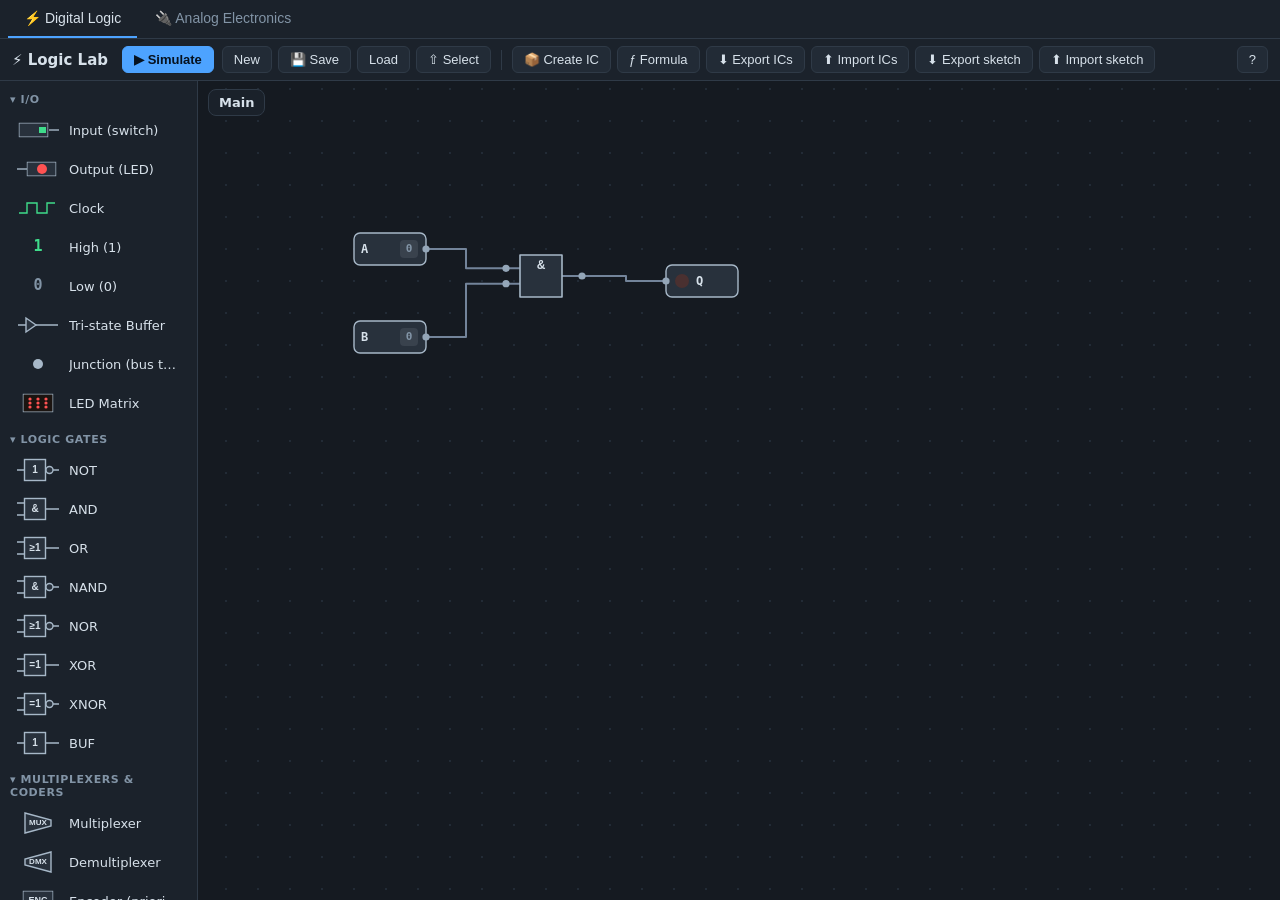
<file: index.html>
<!DOCTYPE html>
<html lang="en">
<head>
<meta charset="UTF-8">
<meta name="viewport" content="width=device-width, initial-scale=1.0, maximum-scale=1.0, user-scalable=no, viewport-fit=cover">
<title>Logic Lab — circuit simulator</title>
<link rel="stylesheet" href="style.css">
<!-- installable / fullscreen on mobile: "Add to Home Screen" launches without browser chrome -->
<link rel="manifest" href="manifest.webmanifest">
<meta name="theme-color" content="#11151b">
<meta name="mobile-web-app-capable" content="yes">
<meta name="apple-mobile-web-app-capable" content="yes">
<meta name="apple-mobile-web-app-status-bar-style" content="black-translucent">
<meta name="apple-mobile-web-app-title" content="Logic Lab">
<link rel="icon" type="image/svg+xml" href="icon.svg">
<link rel="apple-touch-icon" href="icon.svg">
</head>
<body>

<div id="tabbar">
  <button class="tab active" data-tab="digital">⚡ Digital Logic</button>
  <button class="tab" data-tab="analog">🔌 Analog Electronics</button>
</div>

<div id="digitalApp">
<header id="toolbar">
  <div class="brand">⚡ Logic&nbsp;Lab</div>
  <button id="modeBtn" class="primary" title="Switch between editing and simulation">▶ Simulate</button>

  <div class="group" id="editTools">
    <button id="newBtn" title="Clear the worksheet">New</button>
    <button id="saveBtn" title="Save sketch to browser storage">💾 Save</button>
    <button id="loadBtn" title="Load sketch from browser storage">Load</button>
    <button id="shiftLockBtn" title="Touch: acts like holding Shift — drag empty space to box-select, tap parts to add/remove them">⇧ Select</button>
    <span class="sep"></span>
    <button id="makeICBtn" title="Turn the current worksheet into a reusable component">📦 Create IC</button>
    <button id="formulaBtn" title="Type a boolean algebra formula and build it as a gate circuit">ƒ Formula</button>
    <button id="exportBtn" title="Export all custom components (ICs) as a JSON file">⬇ Export ICs</button>
    <button id="importBtn" title="Import custom components (ICs) from a JSON file">⬆ Import ICs</button>
    <input type="file" id="importFile" accept=".json,application/json" hidden>
    <button id="exportSketchBtn" title="Export the current worksheet as a JSON file (parts, wires and any components it uses)">⬇ Export sketch</button>
    <button id="importSketchBtn" title="Load a worksheet from a JSON file, replacing the current one">⬆ Import sketch</button>
    <input type="file" id="importSketchFile" accept=".json,application/json" hidden>
  </div>

  <div class="group hidden" id="simTools">
    <button id="playBtn" title="Run / pause the clock">▶ Run</button>
    <button id="prevBtn" title="Step back to the previous state">⏮ Prev</button>
    <button id="nextBtn" title="Manually toggle the clock">Next ⏭</button>
    <label class="freq">🕒
      <input type="range" id="freqSlider" min="-2" max="6" step="1" value="1">
      <span id="freqLabel">2 Hz</span>
    </label>
    <span id="clkIndicator" class="clk">CLK 0</span>
    <button id="resetBtn" title="Reset all stored states (flip-flops) to 0">Reset</button>
    <span class="sep"></span>
    <button id="inputsBtn">Inputs ▾</button>
    <button id="ttBtn">Truth table ▾</button>
    <button id="boolBtn">Boolean ▾</button>
    <button id="timelineBtn">Timeline ▾</button>
  </div>

  <div class="spacer"></div>
  <button id="helpBtn" title="Help">?</button>
</header>

<div id="main">
  <aside id="palette"></aside>
  <div id="inspector" class="hidden">
    <div id="inspCrumbs"></div>
    <canvas id="canvas2"></canvas>
    <div id="inspEmpty">Double-click a chip on the right to inspect its insides here (live).</div>
  </div>
  <div id="splitDivider" class="hidden" title="Drag to resize · double-click to close"></div>
  <div id="stage">
    <div id="crumbs"></div>
    <canvas id="canvas"></canvas>
    <div id="dropPanel" class="hidden"></div>
    <div id="boolPanel" class="hidden"></div>
    <div id="exprPopup" class="hidden"></div>
    <div id="toast" class="hidden"></div>
    <div id="ctxMenu" class="hidden"></div>
    <div id="timeline" class="hidden">
      <div class="tl-head">
        <span class="tl-title">📈 Timeline</span>
        <span class="tl-hint">one step per clock toggle / input change · untick a signal to hide it</span>
        <span class="spacer"></span>
        <button id="tlClear" class="mini-btn">clear</button>
        <button id="tlClose" class="mini-btn">✕</button>
      </div>
      <div class="tl-body">
        <div id="tlLabels"></div>
        <div id="tlScroll"><canvas id="tlCanvas"></canvas></div>
      </div>
    </div>
    <div id="formulaPanel" class="hidden">
      <div class="formula-box">
        <h2>ƒ Boolean formula → circuit <button id="formulaClose">✕</button></h2>
        <p class="note">One formula per line (or <code>;</code>-separated); <code>Name = expression</code> names the output pin.
          AND: <code>·</code> <code>&amp;</code> <code>*</code> or side by side (<code>A B</code>, <code>A(B+C)</code>) ·
          OR: <code>+</code> <code>|</code> ·
          XOR: <code>^</code> <code>⊕</code> ·
          NOT: <code>!A</code> <code>~A</code> or <code>A'</code> ·
          keywords <code>AND OR XOR NAND NOR XNOR NOT</code> · constants <code>0</code>/<code>1</code> · parentheses.
          Repeated subexpressions share one gate.</p>
        <textarea id="formulaInput" rows="4" spellcheck="false"
          placeholder="S = A ^ B ^ Cin&#10;Cout = A·B + Cin·(A ^ B)"></textarea>
        <div id="formulaErr" class="hidden"></div>
        <div class="formula-actions">
          <button id="formulaBuild" class="primary">⚡ Build circuit</button>
          <button id="formulaCancel">Cancel</button>
          <span class="note" style="margin:auto 0 auto auto">Ctrl+Enter builds</span>
        </div>
      </div>
    </div>
    <div id="helpPanel" class="hidden">
      <div class="help-box">
        <h2>How to use Logic Lab <button id="helpClose">✕</button></h2>
        <h3>Building (Edit mode)</h3>
        <ul>
          <li><b>Add components:</b> drag them from the left panel onto the worksheet — or click a part and then click the sheet, or right-click empty sheet and pick one from the menu. Gates use IEC symbols (<code>&amp;</code>=AND, <code>≥1</code>=OR, <code>=1</code>=XOR, <code>1</code>=NOT/buffer; a circle on the output = inverted).</li>
          <li><b>Wires:</b> drag from one pin to another pin (output → input). Wires run with 90° bends — <b>drag any segment sideways</b> to route it around components (dragging the end segments adds extra bends).</li>
          <li><b>Buses &amp; tri-state:</b> a <b>Tri-state Buffer</b> passes its data through when the enable input is high, and goes <b>high-impedance (Hi-Z)</b> — drawn as a dashed amber wire — when disabled. Hold <kbd>Shift</kbd> while dropping a wire onto an input to add a <i>second</i> driver, so several tri-state outputs can share one wire (a bus). Enable only one driver at a time; if two disagree the status shows <b>⚠ SHORT CIRCUIT</b>.</li>
          <li><b>Junctions:</b> drag a <b>Junction (bus tap)</b> onto the sheet to make a shared bus point. Wire several tri-state outputs <i>into</i> the dot (they merge automatically — no Shift needed), then wire <i>from</i> the dot to whatever reads the bus. The dot's colour follows the resolved bus value.</li>
          <li><b>Gate inputs:</b> select a gate, then use the <b>−</b> / <b>+</b> buttons above it to remove/add input pins (2–8).</li>
          <li><b>Mux &amp; coders:</b> the <b>Multiplexer</b>, <b>Demultiplexer</b>, <b>Encoder</b> and <b>Decoder</b> resize with the same <b>−</b> / <b>+</b> buttons — MUX/DEMUX step 2:1→4:1→8:1→16:1, and the encoder/decoder grow their address width to match. Data pins are <code>D</code>, select/address pins are <code>S</code>/<code>A</code>, outputs are <code>Y</code>. The encoder is a priority encoder (highest set input wins).</li>
          <li><b>LED Matrix:</b> a row/column display — pins along the left are <b>rows</b>, pins along the bottom are <b>columns</b>, and each LED lights when <i>both</i> its row and column line are high. Select it to get two <b>−</b> / <b>+</b> pairs above it (<b>rows</b> on the left, <b>cols</b> on the right). Drive it with a counter/decoder to scan it.</li>
          <li><b>Rename:</b> double-click an Input or Output to rename it.</li>
          <li><b>Delete:</b> right-click a component or wire for a menu (Delete, Rotate, Rename, Look inside), or select it and press <kbd>Delete</kbd>.</li>
          <li><b>Rotate:</b> right-click a tri-state buffer and choose <b>↻ Rotate 90°</b> to point it in any direction — the enable pin stays on the side of the triangle.</li>
          <li><b>Selecting several:</b> hold <kbd>Shift</kbd> and drag on empty space to draw a box around components (or Shift+click to toggle individual ones). Drag any selected component to move the whole group; press <kbd>Delete</kbd> to remove them all.</li>
          <li><b>Quick-add:</b> right-click empty space and hover a category — <b>I/O</b>, <b>Logic Gates</b>, <b>Mux &amp; coders</b>, <b>Latches &amp; flip-flops</b> or <b>My components</b> — to drop any part (including your own ICs) straight from the menu.</li>
          <li><b>ƒ Formula:</b> type boolean algebra and get the circuit — press <b>ƒ Formula</b>, enter e.g. <code>Cout = A·B + Cin·(A^B)</code> (one formula per line; <code>Name =</code> names the output pin) and <b>⚡ Build circuit</b> drops the equivalent gates onto the sheet, inputs on the left, outputs on the right. AND is <code>·</code> <code>&amp;</code> <code>*</code> or just side by side (<code>A B</code>, <code>A(B+C)</code>); OR <code>+</code> <code>|</code>; XOR <code>^</code>; NOT <code>!A</code>, <code>~A</code> or <code>A'</code>; also <code>NAND</code>/<code>NOR</code>/<code>XNOR</code> keywords and constants <code>0</code>/<code>1</code>. A repeated subexpression (like <code>A^B</code> above) is built once and shared — and the sim-mode <b>Boolean ▾</b> panel's own expressions paste straight back in.</li>
          <li><b>Palette:</b> click a category heading to collapse or expand it (<b>Latches &amp; flip-flops</b> and <b>Registers &amp; counters</b> start collapsed).</li>
          <li><b>Copy / cut / paste:</b> select component(s) and use <kbd>Ctrl</kbd>+<kbd>C</kbd> / <kbd>Ctrl</kbd>+<kbd>X</kbd> / <kbd>Ctrl</kbd>+<kbd>V</kbd>. Pasted inputs/outputs get a suffix (<code>(1)</code>, <code>(2)</code>…) if their label is already in use.</li>
          <li><b>View:</b> mouse-wheel zooms, drag empty space to pan.</li>
          <li><b>On a phone / tablet:</b> <b>drag a part</b> straight out of the palette onto the sheet (a sideways pull grabs the part; an up-and-down one still scrolls the list), or <b>tap a part</b> then <b>tap the sheet</b> to drop it (tap the part again or press away to disarm). <b>Drag</b> with one finger to pan, <b>pinch</b> with two to zoom, and <b>press-and-hold</b> a component for its menu (Delete / Rotate / Rename / Look inside). For box-select and moving groups, turn on the <b>⇧ Select</b> button — it acts like holding Shift.</li>
        </ul>
        <h3>Custom components (ICs)</h3>
        <ul>
          <li>Build a circuit using <b>Input</b> / <b>Output</b> components for the pins, then press <b>📦 Create IC</b>. The inputs/outputs (top-to-bottom) become the chip's pins.</li>
          <li>Your chips appear under <b>My Components</b> — drag them out like any other part, and use them inside new chips.</li>
          <li><b>Double-click a chip</b> to look inside it (read-only). In <b>edit</b> mode it opens in place (use the breadcrumb bar to go back).</li>
          <li><b>Side-by-side inspector (sim mode):</b> drag the handle on the left edge of the worksheet to pull out a second canvas like a curtain. Double-click any chip while simulating to show its insides there — so you watch the inside and the outside live at the same time. The inspector pans (drag), zooms (wheel), drills deeper (double-click a nested chip), and you can toggle its inputs by clicking them. Drag the divider to resize, double-click it (or press <kbd>Esc</kbd>) to close.</li>
          <li><b>⬇ / ✕</b> on a custom component exports / deletes it. Use toolbar <b>Export/Import ICs</b> to move components between sessions as JSON files, or <b>Export/Import sketch</b> to save and reload the whole worksheet (it bundles any components it uses).</li>
          <li><b>Always-loaded components:</b> drop an exported <code>.json</code> into the project's <code>library/</code> folder and run <code>node tools/build-library.mjs</code>. It then appears under <b>Library</b> every time the app starts — see <code>library/README.md</code>.</li>
        </ul>
        <h3>Simulating</h3>
        <ul>
          <li>Click <b>▶ Simulate</b>. Click Input switches on the sheet to toggle them, or use the <b>Inputs ▾</b> menu (works even while you are inside a chip) — each input has a toggle <i>and</i> a momentary <b>⏼ hold</b> button that flips back when released.</li>
          <li><b>▶ Run</b> runs the clock at the slider frequency. <b>Next ⏭</b> toggles the clock by half a cycle manually, <b>⏮ Prev</b> steps back through history (also undoes input toggles).</li>
          <li>All <b>Clock</b> components output the same global clock signal.</li>
          <li><b>ƒ boxes</b> next to gate outputs: click to see the live boolean expression for that signal — green letters are currently high, and the popup follows the simulation.</li>
          <li><b>Truth table ▾</b> enumerates the worksheet inputs (up to 8). <b>Boolean ▾</b> shows the formula for every Output. <b>Timeline ▾</b> opens a timing diagram of CLK and all inputs/outputs — untick signals to hide them.</li>
          <li>In expressions: an overline = NOT, <code>·</code> = AND, <code>+</code> = OR, <code>⊕</code> = XOR, <code>prev</code> = a feedback signal (stored value), <code>0</code> = unconnected pin.</li>
          <li><b>74HC595:</b> like the real chip — shift data in on SHCP edges, copy to the outputs with an STCP edge. Tie <b>MR'</b> to High&nbsp;(1) for normal operation (it is an active-low reset); OE' high forces the outputs low.</li>
        </ul>
        <h3>Saving</h3>
        <ul>
          <li><b>💾 Save</b> stores the worksheet and your components in the browser (localStorage); it is loaded automatically next time.</li>
          <li><b>Export/Import</b> JSON files to keep custom components permanently or share them.</li>
        </ul>
      </div>
    </div>
  </div>
</div>
</div><!-- /#digitalApp -->

<div id="analogApp" class="hidden">
  <header id="anToolbar">
    <div class="brand">🔌 Analog&nbsp;Lab</div>
    <button id="anModeBtn" class="primary" title="Solve / edit the circuit">▶ Simulate</button>
    <div class="group">
      <button id="anNewBtn" title="Clear the sheet">New</button>
      <button id="anSaveBtn" title="Save the sheet to browser storage">💾 Save</button>
      <button id="anLoadBtn" title="Load the saved sheet">Load</button>
      <button id="anUndoBtn" title="Undo (Ctrl+Z)" disabled>↩ Undo</button>
      <button id="anRedoBtn" title="Redo (Ctrl+Y)" disabled>↪ Redo</button>
      <button id="anRunBtn" class="hidden" title="Run / pause time">⏸ Pause</button>
      <button id="anFlowBtn" class="active" title="Hide the current-flow animation">◦◦ Flow</button>
      <button id="anUnitsBtn" title="Pin the units readings are shown in">⚙ Units</button>
      <span id="anTime" class="an-status hidden"></span>
    </div>
    <div class="group hidden" id="anTimeNav">
      <button id="anStepBack" title="Step back one recorded moment (pauses the run)">⏮</button>
      <input type="range" id="anScrub" min="0" max="0" value="0" title="Scrub back through the recorded run">
      <button id="anStepFwd" title="Step forward one recorded moment">⏭</button>
      <button id="anLiveBtn" title="Jump back to the live end of the run">⟲ Live</button>
    </div>
    <span id="anStatus" class="an-status"></span>
    <div class="spacer"></div>
    <div class="an-tip">DC · AC · transient · semiconductors — hover anything while simulating to probe it</div>
  </header>
  <div id="anMain">
    <aside id="anPalette"></aside>
    <div id="anStage">
      <canvas id="anCanvas"></canvas>
      <div id="anMeters"></div>
      <div id="anCtxMenu" class="hidden"></div>
      <div id="anSettings" class="hidden">
        <div class="an-set-box">
          <h2>Display units <button id="anUnitsClose" title="Close">✕</button></h2>
          <p class="note">Readings normally pick the SI prefix that suits each value, so the
            scale shifts as a circuit runs. Pin a unit here to hold it steady — handy for
            comparing readings or watching one change.</p>
          <div id="anUnitRows"></div>
          <div class="an-set-foot">
            <button id="anUnitsAuto">Back to auto</button>
          </div>
        </div>
      </div>
    </div>
  </div>
</div>

<!-- Always-loaded components, generated from library/*.json by
     tools/build-library.mjs. A <script> is used rather than fetching the JSON
     because a file:// page can't read a sibling file — see library/README.md. -->
<script src="library/library.js"></script>
<script src="js/model.js"></script>
<script src="js/builtins.js"></script>
<script src="js/engine.js"></script>
<script src="js/touch.js"></script>
<script src="js/palette-drag.js"></script>
<script src="js/render.js"></script>
<script src="js/interact.js"></script>
<script src="js/ui.js"></script>
<script src="js/main.js"></script>
<script src="js/analog/model.js"></script>
<script src="js/analog/engine.js"></script>
<script src="js/analog/render.js"></script>
<script src="js/analog/interact.js"></script>
<script src="js/analog/ui.js"></script>
<script src="js/mobile.js"></script>
</body>
</html>
</file>
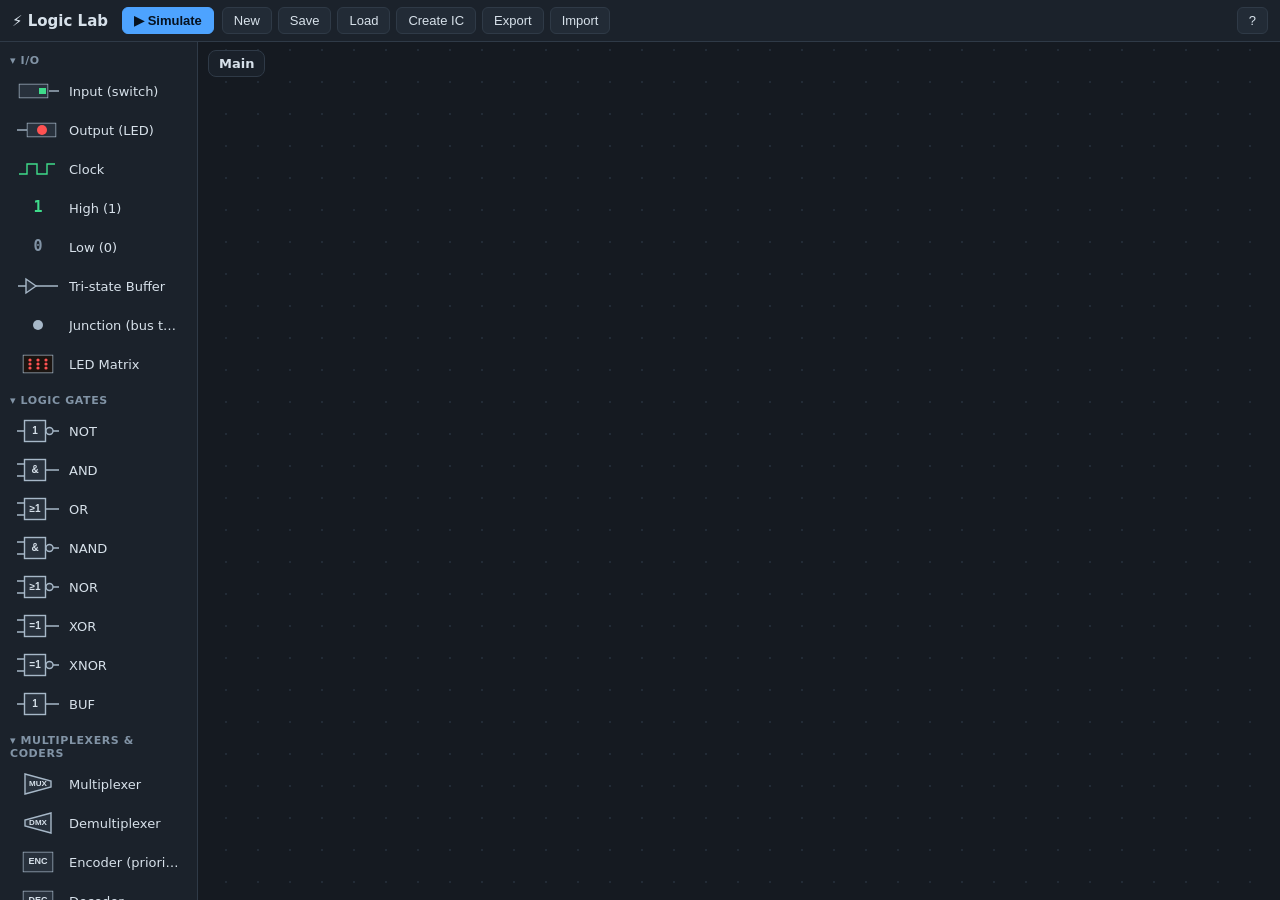
<file: test/sim_view.html>
<!DOCTYPE html>
<!-- Visual test: IEC gates + orthogonal wires + counter + open timeline.
     Screenshot via headless browser. -->
<html><head><meta charset="UTF-8"><title>sim test</title>
<link rel="stylesheet" href="../style.css"></head>
<body>
<header id="toolbar">
  <div class="brand">⚡ Logic Lab</div>
  <button id="modeBtn" class="primary">▶ Simulate</button>
  <div class="group" id="editTools">
    <button id="newBtn">New</button><button id="saveBtn">Save</button><button id="loadBtn">Load</button>
    <button id="makeICBtn">Create IC</button><button id="exportBtn">Export</button><button id="importBtn">Import</button>
    <input type="file" id="importFile" hidden>
  </div>
  <div class="group hidden" id="simTools">
    <button id="playBtn">▶ Run</button><button id="prevBtn">⏮</button><button id="nextBtn">⏭</button>
    <label class="freq"><input type="range" id="freqSlider" min="-2" max="6" step="1" value="1"><span id="freqLabel"></span></label>
    <span id="clkIndicator" class="clk"></span><button id="resetBtn">Reset</button>
    <button id="inputsBtn">Inputs ▾</button><button id="ttBtn">TT ▾</button><button id="boolBtn">Bool ▾</button>
    <button id="timelineBtn">Timeline ▾</button>
  </div>
  <div class="spacer"></div><button id="helpBtn">?</button>
</header>
<div id="main">
  <aside id="palette"></aside>
  <div id="stage">
    <div id="crumbs"></div>
    <canvas id="canvas"></canvas>
    <div id="dropPanel" class="hidden"></div>
    <div id="exprPopup" class="hidden"></div>
    <div id="toast" class="hidden"></div>
    <div id="timeline" class="hidden">
      <div class="tl-head">
        <span class="tl-title">📈 Timeline</span>
        <span class="tl-hint">one step per clock toggle / input change</span>
        <span class="spacer"></span>
        <button id="tlClear" class="mini-btn">clear</button>
        <button id="tlClose" class="mini-btn">✕</button>
      </div>
      <div class="tl-body">
        <div id="tlLabels"></div>
        <div id="tlScroll"><canvas id="tlCanvas"></canvas></div>
      </div>
    </div>
    <div id="helpPanel" class="hidden"><div class="help-box"><h2>x <button id="helpClose">✕</button></h2></div></div>
  </div>
</div>
<script src="../js/model.js"></script>
<script src="../js/builtins.js"></script>
<script src="../js/engine.js"></script>
<script src="../js/render.js"></script>
<script src="../js/interact.js"></script>
<script src="../js/ui.js"></script>
<script>
window.addEventListener("DOMContentLoaded", () => {
  registerBuiltinDefs();
  setTopCircuit(newCircuit());
  initCanvas();
  initInteractions();
  initUI();

  const c = App.topCircuit;
  // half adder from gates (shows IEC symbols + ortho wires)
  const a = makeComp("IN", 64, 64, { label: "A" });
  const b = makeComp("IN", 64, 160, { label: "B" });
  const x = makeComp("XOR", 240, 72);
  const n = makeComp("AND", 240, 176);
  const s = makeComp("OUT", 420, 84, { label: "SUM" });
  const cy = makeComp("OUT", 420, 188, { label: "CARRY" });
  // clocked counter for the timeline
  const clk = makeComp("CLK", 64, 320);
  const cnt = makeComp("CUSTOM", 240, 280, { defName: "4-bit Counter" });
  const q0 = makeComp("OUT", 480, 296, { label: "Q0" });
  const q1 = makeComp("OUT", 480, 352, { label: "Q1" });
  c.components.push(a, b, x, n, s, cy, clk, cnt, q0, q1);
  addWire(c, a, 0, x, 0); addWire(c, b, 0, x, 1);
  addWire(c, a, 0, n, 0); addWire(c, b, 0, n, 1);
  addWire(c, x, 0, s, 0); addWire(c, n, 0, cy, 0);
  addWire(c, clk, 0, cnt, 0);
  addWire(c, cnt, 0, q0, 0); addWire(c, cnt, 1, q1, 0);
  // a manually rerouted wire (extra bends)
  c.wires.find(w => w.from.c === b.id && w.to.c === n.id).route = [136, 232, 192];
  touchCircuit(c);

  setMode(true);
  a.state = true; settle(); timelineRecord();
  for (let i = 0; i < 12; i++) clockTick();
  toggleTimeline();
  requestRender();
});
</script>
</body></html>
</file>
<file: style.css>
* { box-sizing: border-box; margin: 0; padding: 0; }

:root {
  --bg: #11151b;
  --panel: #1b222b;
  --panel2: #222b36;
  --edge: #2f3a47;
  --text: #d7e1ea;
  --dim: #8294a6;
  --accent: #4da3ff;
  --on: #3fdc8b;
  --warn: #ff6b6b;
}

html, body { height: 100%; }
body {
  font-family: "Segoe UI", system-ui, sans-serif;
  background: var(--bg);
  color: var(--text);
  display: flex;
  flex-direction: column;
  overflow: hidden;
  user-select: none;
}

/* ---------- toolbar ---------- */
#toolbar {
  display: flex;
  align-items: center;
  gap: 8px;
  padding: 7px 12px;
  background: var(--panel);
  border-bottom: 1px solid var(--edge);
  flex-wrap: wrap;
  z-index: 30;
}
.brand { font-weight: 700; font-size: 15px; margin-right: 6px; white-space: nowrap; }
#toolbar .group { display: flex; align-items: center; gap: 6px; flex-wrap: wrap; }
#toolbar .spacer { flex: 1; }
#toolbar .sep { width: 1px; height: 20px; background: var(--edge); margin: 0 4px; }

button {
  background: var(--panel2);
  color: var(--text);
  border: 1px solid var(--edge);
  border-radius: 6px;
  padding: 5px 11px;
  font-size: 13px;
  cursor: pointer;
  white-space: nowrap;
}
button:hover { background: #2b3644; border-color: #3d4b5c; }
button:disabled { opacity: 0.4; cursor: default; }
button.primary { background: var(--accent); border-color: var(--accent); color: #06121f; font-weight: 600; }
button.primary:hover { background: #6cb4ff; }
button.active { background: #14532d; border-color: var(--on); color: var(--on); }

label.freq { display: flex; align-items: center; gap: 6px; font-size: 13px; color: var(--dim); }
label.freq input[type=range] { width: 110px; accent-color: var(--accent); }
#freqLabel { min-width: 52px; color: var(--text); font-variant-numeric: tabular-nums; }

.clk {
  font-size: 12px;
  font-family: Consolas, monospace;
  padding: 4px 8px;
  border-radius: 6px;
  border: 1px solid var(--edge);
  background: var(--panel2);
  color: var(--dim);
}
.clk.on { color: var(--on); border-color: var(--on); }
.clk.unstable { color: var(--warn); border-color: var(--warn); }

/* ---------- layout ---------- */
#main { flex: 1; display: flex; min-height: 0; }

#palette {
  width: 198px;
  background: var(--panel);
  border-right: 1px solid var(--edge);
  overflow-y: auto;
  padding: 8px;
  flex-shrink: 0;
}
body.sim #palette { opacity: 0.45; pointer-events: none; }

.pal-cat { margin-bottom: 12px; }
.pal-cat h4 {
  font-size: 11px;
  text-transform: uppercase;
  letter-spacing: 0.6px;
  color: var(--dim);
  margin: 4px 2px 6px;
  cursor: pointer;
  user-select: none;
}
.pal-cat h4:hover { color: var(--text); }
.pal-cat.collapsed .pal-body { display: none; }
.tool {
  display: flex;
  align-items: center;
  gap: 8px;
  padding: 4px 6px;
  margin-bottom: 3px;
  border: 1px solid transparent;
  border-radius: 6px;
  cursor: grab;
  font-size: 13px;
  /* a sideways drag pulls the part out; a vertical one still scrolls the list */
  touch-action: pan-y;
  user-select: none;
}
.tool:hover { background: var(--panel2); border-color: var(--edge); }
.tool.selected { background: #0e2f4a; border-color: var(--accent); }
.tool canvas { flex-shrink: 0; border-radius: 3px; }
.tool .tname { flex: 1; overflow: hidden; text-overflow: ellipsis; white-space: nowrap; }
.tool .mini {
  background: none; border: none; padding: 1px 4px; font-size: 12px;
  color: var(--dim); cursor: pointer; border-radius: 4px;
}
.tool .mini:hover { color: var(--text); background: #36424f; }
.pal-empty { font-size: 12px; color: var(--dim); padding: 2px 6px; font-style: italic; }

/* the part that follows the pointer while dragging out of a palette */
.pal-ghost {
  position: fixed;
  z-index: 200;
  pointer-events: none;
  transform: translate(-50%, -50%);
  display: flex;
  align-items: center;
  gap: 8px;
  padding: 4px 8px;
  font-size: 13px;
  color: var(--text);
  background: var(--panel2);
  border: 1px solid var(--edge);
  border-radius: 6px;
  box-shadow: 0 6px 18px rgba(0, 0, 0, .55);
  opacity: .6;
}
.pal-ghost.over { opacity: 1; border-color: var(--accent); }
.pal-ghost canvas { border-radius: 3px; }

#stage { flex: 1; position: relative; min-width: 0; background: #151a21; }
#canvas { position: absolute; inset: 0; display: block; }
/* we handle pan / pinch ourselves — stop the browser scrolling or zooming the page */
#canvas, #canvas2, #anCanvas { touch-action: none; }

/* ---------- split inspector pane (sim mode) ---------- */
#inspector {
  position: relative;
  flex-shrink: 0;
  background: #12161c;
  border-right: 1px solid var(--edge);
  overflow: hidden;
}
#canvas2 { position: absolute; inset: 0; display: block; }
#inspEmpty {
  position: absolute;
  inset: 0;
  display: flex;
  align-items: center;
  justify-content: center;
  text-align: center;
  padding: 0 28px;
  color: var(--dim);
  font-size: 13px;
  line-height: 1.6;
  pointer-events: none;
}
#inspCrumbs {
  position: absolute;
  top: 8px; left: 10px;
  z-index: 10;
  display: flex;
  align-items: center;
  gap: 4px;
  font-size: 12px;
  background: rgba(27, 34, 43, 0.92);
  border: 1px solid var(--edge);
  border-radius: 8px;
  padding: 4px 9px;
  max-width: calc(100% - 20px);
  flex-wrap: wrap;
}
#inspCrumbs .insp-title { color: var(--accent); font-weight: 600; }
#inspCrumbs .crumb { color: var(--accent); cursor: pointer; }
#inspCrumbs .crumb:hover { text-decoration: underline; }
#inspCrumbs .crumb.last { color: var(--text); cursor: default; font-weight: 600; }
#inspCrumbs .arrow { color: var(--dim); }
#inspCrumbs .x { margin-left: 4px; cursor: pointer; color: var(--dim); font-weight: 700; }
#inspCrumbs .x:hover { color: var(--warn); }

#splitDivider {
  flex-shrink: 0;
  width: 6px;
  cursor: ew-resize;
  background: var(--edge);
  position: relative;
}
#splitDivider:hover, #splitDivider.dragging { background: var(--accent); }
#splitDivider::after {
  content: "⋮";
  position: absolute;
  top: 50%; left: 50%;
  transform: translate(-50%, -50%);
  color: var(--text);
  font-size: 14px;
  opacity: 0.6;
}

/* ---------- breadcrumbs ---------- */
#crumbs {
  position: absolute;
  top: 8px; left: 10px;
  z-index: 10;
  display: flex;
  align-items: center;
  gap: 4px;
  font-size: 13px;
  background: rgba(27, 34, 43, 0.92);
  border: 1px solid var(--edge);
  border-radius: 8px;
  padding: 5px 10px;
  max-width: calc(100% - 20px);
  flex-wrap: wrap;
}
#crumbs .crumb { color: var(--accent); cursor: pointer; }
#crumbs .crumb:hover { text-decoration: underline; }
#crumbs .crumb.last { color: var(--text); cursor: default; font-weight: 600; }
#crumbs .crumb.last:hover { text-decoration: none; }
#crumbs .arrow { color: var(--dim); }
#crumbs .ro { color: var(--warn); font-size: 11px; margin-left: 6px; }
#crumbs .backbtn { padding: 1px 8px; font-size: 12px; margin-right: 4px; }

/* ---------- dropdown panels ---------- */
#dropPanel, #boolPanel {
  position: absolute;
  right: 10px;
  z-index: 20;
  width: 360px;
  max-width: calc(100% - 20px);
  overflow: auto;
  background: rgba(27, 34, 43, 0.97);
  border: 1px solid var(--edge);
  border-radius: 10px;
  padding: 12px;
  box-shadow: 0 8px 24px rgba(0,0,0,0.5);
}
#dropPanel {
  top: 8px;
  max-height: calc(60% - 24px);
}
#boolPanel {
  /* JS will set top dynamically; fallback if dropPanel is hidden */
  top: 8px;
  max-height: calc(50% - 24px);
}
#dropPanel h3, #boolPanel h3 { font-size: 13px; margin-bottom: 8px; display: flex; align-items: center; gap: 8px; }
#dropPanel h3 .x, #boolPanel h3 .x { margin-left: auto; }
#dropPanel .note, #boolPanel .note { font-size: 11px; color: var(--dim); margin: 6px 0; line-height: 1.5; }
#dropPanel .err, #boolPanel .err { font-size: 12px; color: var(--warn); margin: 6px 0; }

.in-row {
  display: flex; align-items: center; gap: 10px;
  padding: 4px 2px; font-size: 13px;
}
.in-row .lbl { flex: 1; font-family: Consolas, monospace; }
.sw {
  width: 44px; padding: 3px 0; text-align: center;
  font-family: Consolas, monospace; font-weight: 700;
  border-radius: 12px;
}
.sw.on { background: #14532d; border-color: var(--on); color: var(--on); }
.sw.hold { width: auto; padding: 3px 10px; font-weight: 400; font-size: 12px; }

/* boolean expression rendering */
.sg.on { color: var(--on); font-weight: 700; }
.sg.off { color: #9fb0c0; }
.ov {
  display: inline-block;
  border-top: 1.5px solid currentColor;
  padding: 0 1px;
  line-height: 1.25;
}

table.tt {
  border-collapse: collapse;
  font-family: Consolas, monospace;
  font-size: 12px;
  width: 100%;
}
table.tt th, table.tt td {
  border: 1px solid var(--edge);
  padding: 3px 8px;
  text-align: center;
}
table.tt th { background: var(--panel2); }
table.tt td.one { color: var(--on); font-weight: 700; }
table.tt td.zero { color: var(--dim); }
table.tt th.outcol { border-left: 2px solid #50617a; }
table.tt td.outcol { border-left: 2px solid #50617a; }
table.tt tr.tt-row { cursor: pointer; transition: background 0.1s; }
table.tt tr.tt-row:hover { background: rgba(63, 220, 139, 0.08); }
table.tt tr.tt-row.tt-active { background: rgba(63, 220, 139, 0.18); outline: 1px solid var(--on); }

.bool-row { margin-bottom: 8px; font-family: Consolas, monospace; font-size: 12.5px; line-height: 1.5; word-break: break-all; }
.bool-row b { color: var(--accent); }

/* ---------- expression popup ---------- */
#exprPopup {
  position: absolute;
  z-index: 25;
  max-width: 420px;
  background: rgba(27, 34, 43, 0.97);
  border: 1px solid var(--accent);
  border-radius: 8px;
  padding: 8px 10px;
  font-family: Consolas, monospace;
  font-size: 12.5px;
  box-shadow: 0 6px 18px rgba(0,0,0,0.5);
  word-break: break-all;
  line-height: 1.5;
}
#exprPopup .val { font-size: 11px; color: var(--dim); margin-bottom: 4px; }
#exprPopup .val b.on { color: var(--on); }
#exprPopup .val b.off { color: var(--warn); }

/* ---------- timeline ---------- */
#timeline {
  position: absolute;
  left: 0; right: 0; bottom: 0;
  z-index: 18;
  max-height: 46%;
  display: flex;
  flex-direction: column;
  background: rgba(27, 34, 43, 0.97);
  border-top: 1px solid var(--edge);
  box-shadow: 0 -6px 18px rgba(0,0,0,0.35);
}
.tl-head {
  display: flex;
  align-items: center;
  gap: 10px;
  padding: 6px 10px;
  border-bottom: 1px solid var(--edge);
  font-size: 12px;
  flex-shrink: 0;
}
.tl-head .tl-title { font-weight: 700; }
.tl-head .tl-hint { color: var(--dim); font-size: 11px; }
.tl-head .spacer { flex: 1; }
.mini-btn { padding: 2px 9px; font-size: 11px; }
.tl-body { display: flex; overflow-y: auto; min-height: 0; }
#tlLabels {
  width: 132px;
  flex-shrink: 0;
  border-right: 1px solid var(--edge);
  padding: 2px 0;
}
.tl-sig {
  height: 26px;
  display: flex;
  align-items: center;
  gap: 7px;
  padding: 0 8px;
  font-size: 12px;
  font-family: Consolas, monospace;
  cursor: pointer;
  white-space: nowrap;
  overflow: hidden;
}
.tl-sig input { accent-color: var(--accent); }
.tl-sig.off span { opacity: 0.4; text-decoration: line-through; }
.tl-sig .k-clk { color: var(--accent); }
.tl-sig .k-in { color: var(--text); }
.tl-sig .k-out { color: #ffb454; }
#tlScroll { flex: 1; overflow-x: auto; padding: 2px 0; }
#tlCanvas { display: block; }

/* ---------- context menu ---------- */
#ctxMenu {
  position: absolute;
  z-index: 35;
  min-width: 156px;
  background: rgba(27, 34, 43, 0.98);
  border: 1px solid var(--edge);
  border-radius: 8px;
  padding: 4px;
  box-shadow: 0 6px 18px rgba(0,0,0,0.5);
}
#anCtxMenu {
  position: fixed;
  z-index: 60;
  min-width: 156px;
  background: rgba(27, 34, 43, 0.98);
  border: 1px solid var(--edge);
  border-radius: 8px;
  padding: 4px;
  box-shadow: 0 6px 18px rgba(0,0,0,0.5);
}
#ctxMenu .ctx-item,
#anCtxMenu .ctx-item {
  display: block;
  width: 100%;
  text-align: left;
  background: none;
  border: none;
  border-radius: 5px;
  padding: 6px 12px;
  font-size: 13px;
  color: var(--text);
  cursor: pointer;
  position: relative;
}
#ctxMenu .ctx-item:hover,
#anCtxMenu .ctx-item:hover { background: var(--panel2); }
#ctxMenu .ctx-item.danger,
#anCtxMenu .ctx-item.danger { color: var(--warn); }
#ctxMenu .ctx-item.danger:hover,
#anCtxMenu .ctx-item.danger:hover { background: #3a2230; }
#ctxMenu .ctx-sep,
#anCtxMenu .ctx-sep { height: 1px; background: var(--edge); margin: 4px 2px; }
#ctxMenu .ctx-disabled,
#anCtxMenu .ctx-disabled { padding: 6px 12px; font-size: 12px; font-style: italic; color: var(--dim); cursor: default; }
#ctxMenu .ctx-arrow,
#anCtxMenu .ctx-arrow { float: right; margin-left: 12px; color: var(--dim); }
#ctxMenu .ctx-sub,
#anCtxMenu .ctx-sub {
  display: none;
  position: absolute;
  left: 100%;
  top: -5px;
  min-width: 168px;
  background: rgba(27, 34, 43, 0.98);
  border: 1px solid var(--edge);
  border-radius: 8px;
  padding: 4px;
  box-shadow: 0 6px 18px rgba(0,0,0,0.5);
}
#ctxMenu .ctx-item.has-sub:hover > .ctx-sub,
#anCtxMenu .ctx-item.has-sub:hover > .ctx-sub { display: block; }
#ctxMenu.flip-left .ctx-sub,
#anCtxMenu.flip-left .ctx-sub { left: auto; right: 100%; }

/* ---------- toast ---------- */
#toast {
  position: absolute;
  bottom: 18px; left: 50%;
  transform: translateX(-50%);
  z-index: 40;
  background: rgba(20, 26, 33, 0.95);
  border: 1px solid var(--edge);
  border-radius: 8px;
  padding: 8px 16px;
  font-size: 13px;
  max-width: 80%;
  text-align: center;
  pointer-events: none;
}

/* ---------- help ---------- */
#helpPanel {
  position: absolute; inset: 0;
  z-index: 50;
  background: rgba(0,0,0,0.55);
  display: flex;
  align-items: flex-start;
  justify-content: center;
  padding: 30px 16px;
  overflow: auto;
}
.help-box {
  background: var(--panel);
  border: 1px solid var(--edge);
  border-radius: 12px;
  padding: 20px 24px;
  max-width: 680px;
  font-size: 13.5px;
  line-height: 1.55;
  user-select: text;
}
.help-box h2 { font-size: 17px; margin-bottom: 10px; display: flex; }
.help-box h2 button { margin-left: auto; }
.help-box h3 { font-size: 14px; margin: 14px 0 4px; color: var(--accent); }
.help-box ul { padding-left: 20px; }
.help-box li { margin-bottom: 3px; }
.help-box kbd, .help-box code {
  background: var(--panel2);
  border: 1px solid var(--edge);
  border-radius: 4px;
  padding: 0 5px;
  font-family: Consolas, monospace;
  font-size: 12px;
}

/* ---------- boolean formula dialog ---------- */
#formulaPanel {
  position: absolute; inset: 0;
  z-index: 50;
  background: rgba(0,0,0,0.55);
  display: flex;
  align-items: flex-start;
  justify-content: center;
  padding: 48px 16px;
  overflow: auto;
}
.formula-box {
  background: var(--panel);
  border: 1px solid var(--edge);
  border-radius: 12px;
  padding: 20px 24px;
  width: min(580px, 100%);
  font-size: 13.5px;
  line-height: 1.5;
}
.formula-box h2 { font-size: 16px; margin-bottom: 8px; display: flex; }
.formula-box h2 button { margin-left: auto; }
.formula-box .note { color: var(--dim); font-size: 12px; margin-bottom: 10px; }
.formula-box code {
  background: var(--panel2);
  border: 1px solid var(--edge);
  border-radius: 4px;
  padding: 0 4px;
  font-family: Consolas, monospace;
  font-size: 11.5px;
}
#formulaInput {
  width: 100%;
  min-height: 84px;
  resize: vertical;
  background: var(--panel2);
  color: var(--text);
  border: 1px solid var(--edge);
  border-radius: 8px;
  padding: 8px 10px;
  font-family: Consolas, monospace;
  font-size: 13px;
}
#formulaInput:focus { outline: none; border-color: var(--accent); }
#formulaErr { color: #ff7676; margin-top: 8px; font-size: 12.5px; white-space: pre-wrap; }
.formula-actions { display: flex; gap: 8px; margin-top: 12px; }

.hidden { display: none !important; }

/* ===================== analog simulator (tabs + app) ===================== */
#tabbar { display: flex; gap: 2px; background: var(--panel); border-bottom: 1px solid var(--edge); padding: 0 8px; flex-shrink: 0; }
#tabbar .tab { background: transparent; color: var(--dim); border: none; border-bottom: 2px solid transparent; padding: 10px 16px; font-size: 14px; cursor: pointer; border-radius: 0; }
#tabbar .tab:hover { color: var(--text); }
#tabbar .tab.active { color: var(--text); border-bottom-color: var(--accent); }

#digitalApp, #analogApp { flex: 1; display: flex; flex-direction: column; min-height: 0; }

#anToolbar { display: flex; align-items: center; gap: 10px; padding: 8px 12px; background: var(--panel); border-bottom: 1px solid var(--edge); flex-shrink: 0; flex-wrap: wrap; }
#anToolbar .brand { font-weight: 700; letter-spacing: .3px; }
#anToolbar .group { display: flex; gap: 6px; }
#anToolbar .spacer { flex: 1; }
#anToolbar .an-tip { color: var(--dim); font-size: 12px; }
#anToolbar button:disabled { opacity: .35; cursor: default; }
button.primary.live { background: var(--on); border-color: var(--on); }

.an-status { font-size: 13px; padding: 3px 8px; border-radius: 6px; font-variant-numeric: tabular-nums; }
.an-status.ok { color: var(--on); }
.an-status.err { color: var(--warn); }

#anMain { flex: 1; display: flex; min-height: 0; }
#anPalette { width: 198px; background: var(--panel); border-right: 1px solid var(--edge); padding: 8px; overflow: auto; flex-shrink: 0; }
#anPalette h3 { margin: 12px 0 8px; font-size: 12px; text-transform: uppercase; letter-spacing: .5px; color: var(--dim); }
#anPalette h3:first-child { margin-top: 0; }
/* touch-action: a sideways drag pulls the part out, a vertical one scrolls */
/* tiles carry the part's schematic symbol next to its name (Analog.paintSymbol) */
.an-part { display: flex; align-items: center; gap: 8px; width: 100%; text-align: left; margin-bottom: 5px; background: var(--panel2); color: var(--text); border: 1px solid var(--edge); padding: 4px 6px; border-radius: 6px; cursor: grab; font-size: 13px; touch-action: pan-y; }
.an-part canvas { flex-shrink: 0; border-radius: 3px; background: #182130; }
.an-part span { flex: 1; overflow: hidden; text-overflow: ellipsis; white-space: nowrap; }
.an-part:hover { border-color: var(--accent); }
.an-part.active { background: #0e3a5f; border-color: var(--accent); color: #fff; }
.an-hint { color: var(--dim); font-size: 11px; line-height: 1.5; margin-top: 12px; }

#anStage { flex: 1; position: relative; min-width: 0; overflow: hidden; background: #151a21; }
#anCanvas { display: block; width: 100%; height: 100%; cursor: crosshair; }

/* (#anCtxMenu shares the digital menu's styling — see "context menu" above) */

#anMeters { position: absolute; inset: 0; pointer-events: none; z-index: 20; }
.an-meter { position: absolute; pointer-events: auto; width: 236px; background: var(--panel2); border: 1px solid var(--accent); border-radius: 8px; box-shadow: 0 8px 24px rgba(0,0,0,.55); overflow: hidden; }
.am-head { display: flex; align-items: center; justify-content: space-between; background: var(--panel); padding: 6px 8px; cursor: move; font-size: 12px; color: var(--dim); }
.am-close { background: transparent; border: none; color: var(--dim); cursor: pointer; font-size: 13px; padding: 0 2px; }
.am-close:hover { color: var(--warn); }
.am-val { padding: 14px 10px; text-align: center; font-size: 24px; font-weight: 700; color: var(--on); font-variant-numeric: tabular-nums; }
/* ⚙ Units — pin the SI prefix readings are shown in */
#anSettings {
  position: absolute; inset: 0; z-index: 40;
  background: rgba(0,0,0,.55);
  display: flex; align-items: flex-start; justify-content: center;
  padding: 40px 16px; overflow: auto;
}
.an-set-box {
  width: 366px; max-width: 100%;
  background: var(--panel); border: 1px solid var(--edge);
  border-radius: 12px; padding: 16px 18px;
  box-shadow: 0 12px 32px rgba(0,0,0,.6);
}
.an-set-box h2 {
  margin: 0 0 10px; font-size: 15px;
  display: flex; align-items: center; justify-content: space-between;
}
.an-set-box h2 button { background: transparent; border: none; color: var(--dim); cursor: pointer; font-size: 14px; }
.an-set-box h2 button:hover { color: var(--warn); }
.an-set-box .note { margin: 0 0 14px; color: var(--dim); font-size: 12px; line-height: 1.5; }
.an-unit-row { display: flex; align-items: center; gap: 10px; margin-bottom: 8px; }
.an-unit-row label { flex: 1; font-size: 13px; }
.an-unit-row select {
  width: 108px; background: var(--panel2); color: var(--text);
  border: 1px solid var(--edge); border-radius: 6px; padding: 5px 6px; font: inherit; font-size: 13px;
}
.an-unit-row .an-unit-eg { width: 100px; text-align: right; white-space: nowrap; color: var(--on); font-size: 12px; font-variant-numeric: tabular-nums; }
.an-set-foot { margin-top: 14px; display: flex; justify-content: flex-end; }

/* time navigation: scrub back through a recorded transient run */
#anTimeNav { display: flex; align-items: center; gap: 6px; }
#anScrub { width: 150px; accent-color: var(--accent); cursor: pointer; }
#anStatus.review { color: var(--warn); }

/* meter windows: Value / Graph tabs */
.am-tabs { display: flex; border-bottom: 1px solid var(--edge); background: var(--panel); }
.am-tab {
  flex: 1; background: transparent; border: none; border-bottom: 2px solid transparent;
  color: var(--dim); cursor: pointer; padding: 5px 0; font-size: 11px; letter-spacing: .3px;
}
.am-tab:hover { color: var(--text); }
.am-tab.active { color: var(--text); border-bottom-color: var(--accent); }

.an-scope { width: 288px; }
.am-plot { display: block; margin: 6px auto; width: 272px; height: 150px; background: #0a1a12; border-radius: 4px; }

/* ===================== mobile: off-canvas drawers ===================== */
/* Pull-tab handles + backdrop exist in the DOM on every screen, but only the
   narrow-screen media query below reveals them. Desktop stays exactly as-is. */
.drawer-handle, .drawer-backdrop { display: none; }

@media (max-width: 820px) {
  /* keep the tab bar clear of a notch when running fullscreen / installed */
  #tabbar {
    padding-top: env(safe-area-inset-top, 0px);
    padding-left: calc(8px + env(safe-area-inset-left, 0px));
    padding-right: calc(8px + env(safe-area-inset-right, 0px));
  }

  /* the app column and its main row become positioning contexts for the overlays */
  #digitalApp, #analogApp, #main, #anMain { position: relative; }

  /* --- top toolbar → slide-down drawer --- */
  #toolbar, #anToolbar {
    position: absolute;
    top: 0; left: 0; right: 0;
    z-index: 46;
    max-height: 84%;
    overflow-y: auto;
    transform: translateY(-115%);
    transition: transform .24s ease;
    box-shadow: 0 12px 32px rgba(0,0,0,.6);
    padding-top: calc(8px + env(safe-area-inset-top, 0px));
  }
  #toolbar.drawer-open, #anToolbar.drawer-open { transform: translateY(0); }

  /* --- left palette → slide-in drawer --- */
  #palette, #anPalette {
    position: absolute;
    top: 0; bottom: 0; left: 0;
    width: min(78vw, 260px);
    z-index: 46;
    transform: translateX(-115%);
    transition: transform .24s ease;
    box-shadow: 12px 0 32px rgba(0,0,0,.6);
    padding-left: calc(8px + env(safe-area-inset-left, 0px));
  }
  #palette.drawer-open, #anPalette.drawer-open { transform: translateX(0); }

  /* --- backdrop behind an open drawer --- */
  .drawer-backdrop {
    display: block;
    position: absolute; inset: 0;
    z-index: 45;
    background: rgba(0,0,0,.45);
    opacity: 0; pointer-events: none;
    transition: opacity .24s ease;
  }
  .drawer-backdrop.on { opacity: 1; pointer-events: auto; }

  /* --- floating pull-tabs --- */
  .drawer-handle {
    display: flex;
    align-items: center;
    justify-content: center;
    position: absolute;
    z-index: 44;
    background: var(--panel2);
    border: 1px solid var(--edge);
    color: var(--text);
    box-shadow: 0 3px 12px rgba(0,0,0,.5);
    cursor: pointer;
    touch-action: none;
    -webkit-user-select: none;
    user-select: none;
  }
  .drawer-handle.active { background: var(--accent); border-color: var(--accent); color: #06121f; }
  .dh-bar {
    top: calc(6px + env(safe-area-inset-top, 0px));
    left: calc(6px + env(safe-area-inset-left, 0px));
    width: 44px; height: 34px;
    border-radius: 9px;
    font-size: 18px;
    line-height: 1;
  }
  .dh-pal {
    top: 50%;
    left: env(safe-area-inset-left, 0px);
    transform: translateY(-50%);
    width: 22px; height: 68px;
    border-left: none;
    border-radius: 0 11px 11px 0;
    font-size: 15px;
    color: var(--accent);
  }
  .dh-pal.active { color: #06121f; }

  /* the palette is edit-only, so drop its tab while the digital sim runs */
  body.sim #digitalApp .dh-pal { display: none; }

  /* keep the breadcrumb from sitting under the ☰ toolbar tab */
  #crumbs { top: 6px; left: 58px; max-width: calc(100% - 68px); }
}
</file>
